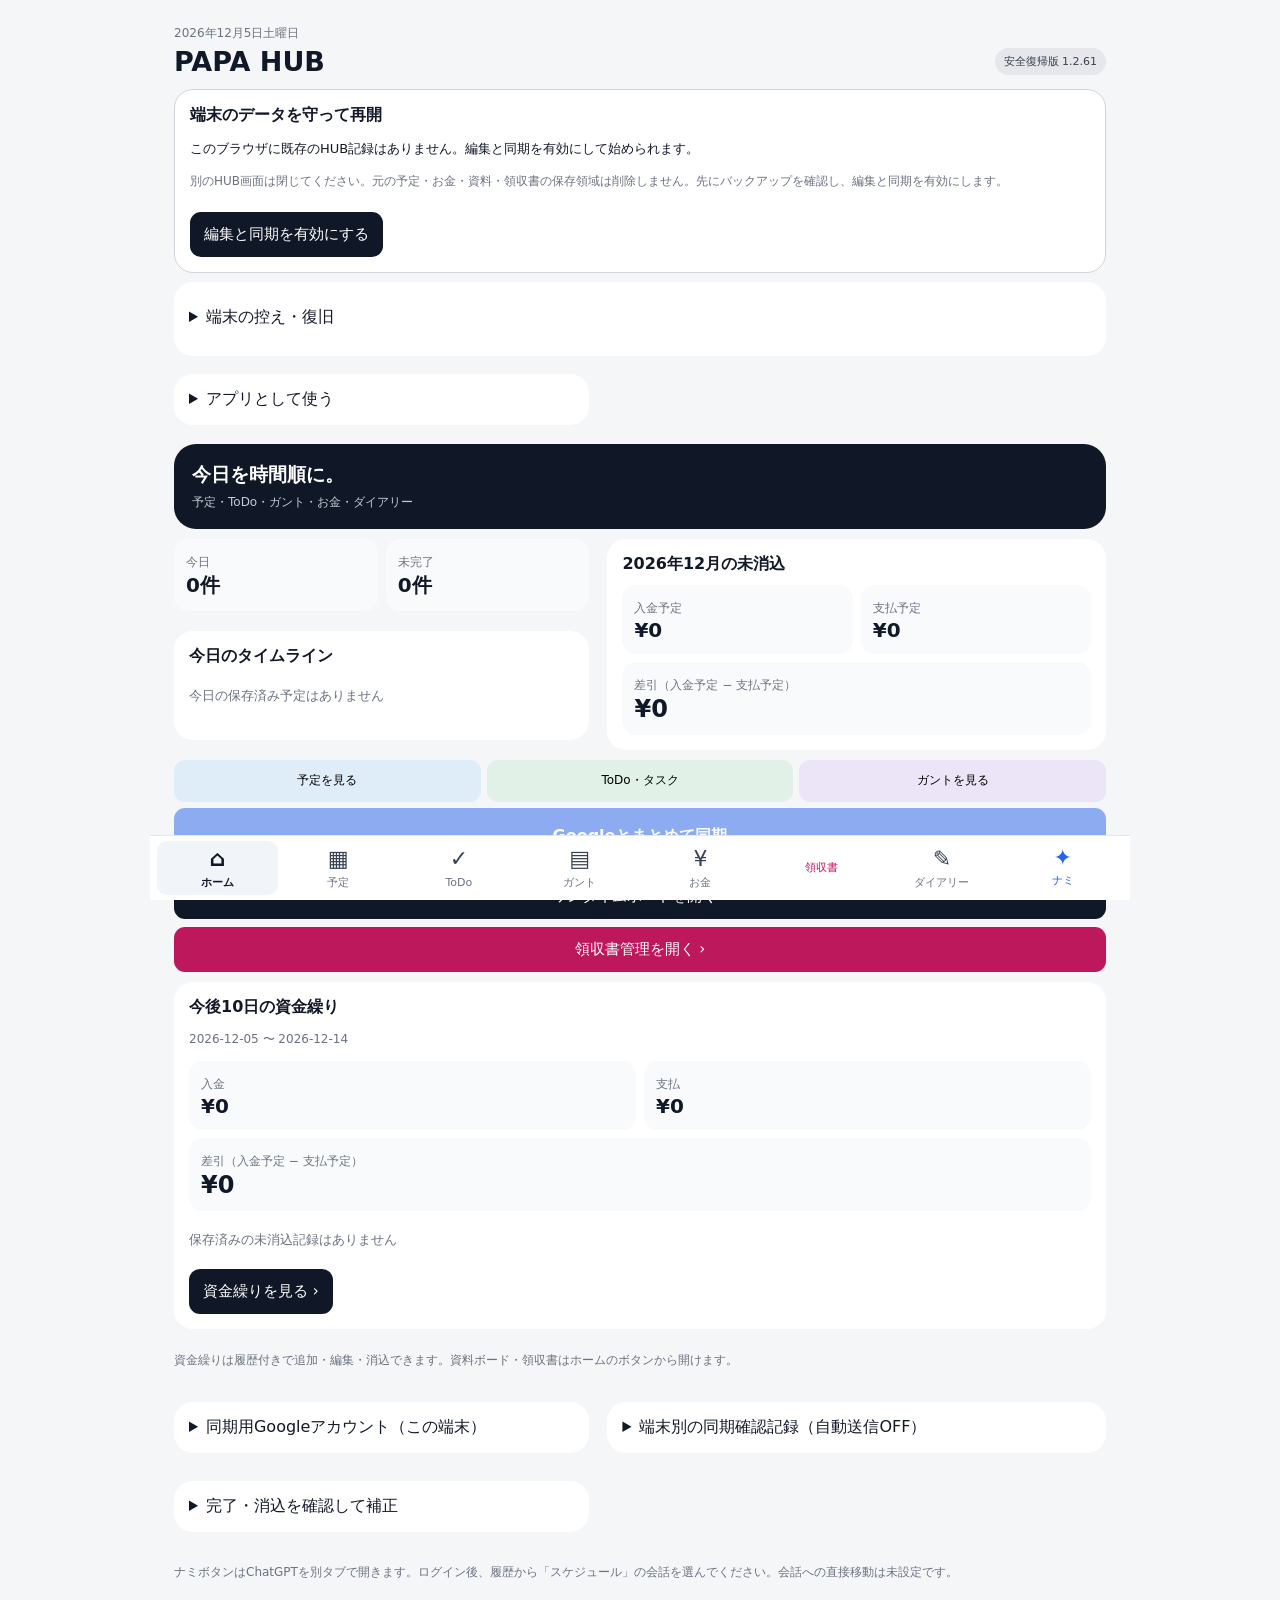
<file: index.html>
<!doctype html>
<html lang="ja"><head><meta charset="utf-8"><meta name="viewport" content="width=device-width,initial-scale=1,viewport-fit=cover"><meta name="theme-color" content="#111827"><meta name="referrer" content="no-referrer"><meta http-equiv="Content-Security-Policy" content="default-src 'self'; script-src 'self' 'wasm-unsafe-eval' https://accounts.google.com https://cdn.jsdelivr.net; worker-src 'self' blob: https://cdn.jsdelivr.net; style-src 'self' 'unsafe-inline' https://accounts.google.com; connect-src 'self' https://cdn.jsdelivr.net https://tessdata.projectnaptha.com https://www.googleapis.com https://sheets.googleapis.com https://accounts.google.com; frame-src https://accounts.google.com blob:; img-src 'self' data: blob: https://accounts.google.com; base-uri 'none'; object-src 'none'; form-action 'none'"><title>PAPA HUB</title><meta name="application-name" content="PAPA HUB"><link rel="manifest" href="./manifest.webmanifest"><link rel="icon" type="image/png" sizes="192x192" href="./papa-hub-icon-192.png"><link rel="stylesheet" href="./base.css"><link rel="stylesheet" href="./diary.css"><link rel="stylesheet" href="./hub.css?v=1.2.61"><link rel="stylesheet" href="./hub-features.css?v=1.2.35"><link rel="stylesheet" href="./hub-money-sync.css?v=1.2.61"><script defer src="./hub-app-1.2.61.js"></script></head>
<body><main class="app"><header class="top"><div><div id="hubTodayLabel" class="muted"></div><h1>PAPA HUB</h1></div><span class="badge">安全復帰版 1.2.61</span></header>
<div id="hubIdentityStatus" class="card diary-warning" role="alert" hidden></div>
<section class="card" id="hubGate"><h2>端末のデータを守って再開</h2><p id="hubSafetyStatus" role="status">保存領域を読み取り確認中…</p><p class="muted">別のHUB画面は閉じてください。元の予定・お金・資料・領収書の保存領域は削除しません。先にバックアップを確認し、編集と同期を有効にします。</p><div id="hubBackupSteps" hidden><button id="hubDownload" class="board-action" type="button">1. 安全バックアップを保存</button><label class="file-label">2. 保存したファイルを選んで確認<input id="hubVerify" type="file" accept="application/json,.json" disabled></label><p class="muted">照合はこの端末内だけで行います。ファイルには私的な記録が含まれるため、非公開で保管してください。このバックアップには資料・領収書の画像と保存キーも含めます。元の保存領域は保持します。</p></div><button id="hubContinue" class="board-action" disabled>編集と同期を有効にする</button></section>
<nav class="hub-nav" aria-label="HUBメニュー"><button aria-label="ホーム" data-panel="home" aria-pressed="true">ホーム</button><button aria-label="予定" data-panel="calendar" aria-pressed="false">予定</button><button aria-label="ToDo・タスク" data-panel="work" aria-pressed="false">ToDo</button><button aria-label="ガント" data-panel="gantt" aria-pressed="false">ガント</button><button aria-label="お金" data-panel="money" aria-pressed="false">お金</button><button aria-label="領収書" data-panel="receipts" aria-pressed="false">領収書</button><button aria-label="ダイアリー" data-panel="diary" aria-pressed="false">ダイアリー</button><a id="hubNamiLink" class="hub-nami-link" href="https://chatgpt.com/" target="_blank" rel="noopener noreferrer" referrerpolicy="no-referrer" aria-label="ナミ（ChatGPTを別タブで開く）" aria-describedby="hubNamiHelp">ナミ</a></nav>
<p id="hubStatus" role="status" aria-live="polite"></p><div id="hubSyncAllStatus" class="card" role="status" aria-live="polite" hidden></div>
<section id="home" class="panel"><details class="card" id="hubInstallHelp"><summary>アプリとして使う</summary><p class="muted">Chromeのメニューからインストールできない場合は、ここで確認できます。旧HUBや保存データの削除は不要です。</p><button type="button" id="hubInstall" class="board-action" disabled>PAPA HUBをインストール</button><p id="hubInstallStatus" role="status" aria-live="polite">この画面ではまだインストールを開始できません。ショートカットから引き続き使えます。</p></details><div class="home-hero"><b>今日を時間順に。</b><p>予定・ToDo・ガント・お金・ダイアリー</p></div><div class="home-summary"><div class="home-metric"><span class="muted">今日</span><b id="homeTodayCount">0件</b></div><div class="home-metric"><span class="muted">未完了</span><b id="homeWorkCount">0件</b></div></div><div class="home-links"><button type="button" data-home-go="calendar">予定を見る</button><button type="button" data-home-go="work">ToDo・タスク</button><button type="button" data-home-go="gantt">ガントを見る</button><button id="hubSyncAllHome" type="button" data-sync-all data-write disabled>Googleとまとめて同期</button></div><div id="homeMonthCard" class="card"><h2 id="homeMoneyTitle">今月の未消込</h2><div class="home-summary"><div class="home-metric"><span class="muted">入金予定</span><b id="homeMonthIncome"></b></div><div class="home-metric"><span class="muted">支払予定</span><b id="homeMonthPayment"></b></div></div><div class="home-metric home-net"><span class="muted">差引（入金予定 − 支払予定）</span><b id="homeMonthNet"></b></div><p id="homeMonthNotice" class="muted"></p></div><div id="homeTimelineCard" class="card"><h2>今日のタイムライン</h2><div id="homeTodayRows"></div></div><div id="homeCashCard" class="card"><h2>今後10日の資金繰り</h2><p id="homeCashPeriod" class="muted"></p><div class="home-summary"><div class="home-metric"><span class="muted">入金</span><b id="homeAheadIncome"></b></div><div class="home-metric"><span class="muted">支払</span><b id="homeAheadPayment"></b></div></div><div class="home-metric home-net"><span class="muted">差引（入金予定 − 支払予定）</span><b id="homeAheadNet"></b></div><p id="homeAheadNotice" class="muted"></p><div id="homeCashRows"></div><div id="homeNextCash" hidden><h3>10日間の直後にある次の予定</h3><div id="homeNextRows"></div></div><button type="button" class="board-action" data-home-go="money">資金繰りを見る ›</button></div><p id="homeDataNotice" class="muted"></p><p class="muted">資金繰りは履歴付きで追加・編集・消込できます。資料ボード・領収書はホームのボタンから開けます。</p><details class="card" id="hubGoogleAccountSettings"><summary>同期用Googleアカウント（この端末）</summary><p>初回は本人のGoogleアカウントの正式なメールアドレスを入力し、確認して保存してください。未設定・不一致・本人確認に失敗した場合は同期を停止します。別名アドレスでは照合できない場合があります。</p><label>本人のGoogleメールアドレス<input id="hubGoogleAccountEmail" type="email" maxlength="254" required autocomplete="off"></label><button id="hubGoogleAccountSave" type="button" data-write disabled>本人設定を確認して保存・変更</button><button id="hubGoogleAccountSelect" type="button" data-write disabled>Googleアカウントを選び直す</button><p id="hubGoogleAccountStatus" role="status" aria-live="polite"></p><p class="muted">設定はこの端末だけに保存します。設定変更では既存の同期先やデータを移動しません。初回許可やGoogleの接続状態によって確認画面が出る場合があります。</p></details><details class="card" id="hubProofSettings"><summary>端末別の同期確認記録（自動送信OFF）</summary><p class="muted">確認記録は予定ID・更新版・ダイアリーの履歴番号・保存と読み戻しの結果だけを端末に保存します。本文・写真・金銭明細・認証情報は含めません。Google版の独立照合と画面表示は未確認として扱います。</p><p>Flip8では1件の送信テスト後、別の了承操作で継続送信を設定できます。初期設定はOFFです。Fold8の送信はまだ行いません。</p><label>この端末<select id="hubProofDevice"><option value="">選択してください</option><option>Flip8</option><option>Fold8</option></select></label><button id="hubProofRegister" type="button" data-write disabled>この端末を登録</button><p id="hubProofDeviceStatus" style="overflow-wrap:anywhere"></p><p id="hubProofStatus" role="status" aria-live="polite"></p><div id="hubProofContinuous"><h3>Flip8の継続送信</h3><p>初期設定はOFFです。了承後のまとめ同期ごとに確認記録を1件保存します。以前の記録は書き換えません。通信・接続に失敗した記録は端末に残します。アプリを閉じている間は送信しません。</p><p id="hubProofContinuousState" role="status">自動送信OFF</p><button type="button" id="hubProofContinuousReview" data-write disabled>送信内容を確認して設定</button><button type="button" id="hubProofContinuousOff" data-write disabled>継続送信をOFFにする</button></div><div id="hubProofRows"></div></details><details class="card" id="hubRecoveryCard"><summary>完了・消込を確認して補正</summary><p class="muted">以前の記録を巻き戻さず、本人が確認した項目だけを補正します。Googleは変更しません。実施日不明の作業には今日の日付を付けません。</p><label>ナミから受け取った補正ファイル<input id="hubRecoveryFile" type="file" accept="application/json,.json" data-write disabled></label><details><summary>ファイルを選べない場合（貼り付け）</summary><label>ナミから受け取った補正内容<textarea id="hubRecoveryText" rows="4" maxlength="100000" placeholder="会話からコピーした補正内容を貼り付けてください"></textarea></label><button type="button" id="hubRecoveryPaste" data-write disabled>貼り付けた内容を確認</button></details><div id="hubRecoveryPreview"></div><button id="hubRecoveryApply" class="board-action" type="button" data-write data-unverified="true" disabled>確認した項目を端末に保存</button><p id="hubRecoveryStatus" role="status" aria-live="polite"></p></details><p id="hubNamiHelp" class="muted">ナミボタンはChatGPTを別タブで開きます。ログイン後、履歴から「スケジュール」の会話を選んでください。会話への直接移動は未設定です。</p></section>
<section id="gantt" class="panel" hidden><div class="card"><h2>プロジェクト・ガント</h2><p class="muted">今日から14日間の未完了の予定・ToDoを表示します。閲覧専用です。</p><label>分類<select id="hubGanttProject"><option value="all">すべて</option><option>TOSHI</option><option>CPG</option><option>TASK</option><option>Trip</option><option>GOLF</option><option>誕生日</option></select></label><div class="hub-gantt-legend" aria-label="分類の色"><span data-project="TOSHI">TOSHI</span><span data-project="CPG">CPG</span><span data-project="TASK">TASK</span><span data-project="Trip">Trip</span><span data-project="GOLF">GOLF</span><span data-project="誕生日">誕生日</span></div><p id="hubGanttPeriod" class="muted"></p><p id="hubGanttNotice" class="muted"></p><p class="muted">横にスクロールできます。期限未設定のToDoは、実施予定日があればその日だけ表示し、期限は補いません。期限のないタスクはToDo・タスク画面で確認できます。</p><div class="hub-gantt-scroll" role="region" aria-label="14日間のガントチャート。横にスクロールできます" tabindex="0"><table id="hubGanttTable" class="hub-gantt-table"></table></div><p id="hubGanttEmpty" class="empty" hidden>今後14日間に表示する未完了の予定・ToDoはありません。</p></div></section>
<section id="calendar" class="panel" hidden>
<div class="card calendar-sync-card"><h2>Googleカレンダー</h2><div class="actions"><button id="hubSyncAllCalendar" class="board-action" data-sync-all data-write disabled>Googleとまとめて同期</button></div><p class="muted">予定・ToDo・ダイアリーを同期します。領収書は別の操作です。</p><details><summary>同期する期間・接続状況</summary><button id="hubSync" class="board-action" data-write disabled>予定・ToDoだけ同期</button><div class="twocol"><label>取得開始日<input id="hubSyncFrom" type="date"></label><label>取得終了日（含む）<input id="hubSyncTo" type="date"></label></div><p class="muted">保存済みの予定は通信が失敗しても残ります。新しい作業は各行の「Googleへ登録」で送信できます。</p></details><button id="hubSyncNewWorkJump" type="button" hidden>同期で追加された作業を見る</button><p id="hubSyncStatus" class="muted" role="status"></p></div>
<div id="hubCalendarMainCard" class="card calendar-main-card"><div class="viewtoggle" role="group" aria-label="予定の表示"><button type="button" id="hubMonthView" aria-pressed="true">月</button><button type="button" id="hubWeekView" aria-pressed="false">週</button><button type="button" id="hubDayView" aria-pressed="false">日</button></div><div class="calhead calendar-period"><button id="hubPrev" type="button" aria-label="前の期間">‹</button><h2 id="hubPeriod" role="status" aria-live="polite"></h2><button type="button" id="hubToday">今日</button><button id="hubNext" type="button" aria-label="次の期間">›</button></div><details class="calendar-month-picker"><summary>年月を選ぶ</summary><div class="month-jump"><label>年<select id="hubYear" aria-label="表示する年"></select></label><label>月<select id="hubMonthNumber" aria-label="表示する月"></select></label></div></details><input id="hubMonth" type="month" hidden><select id="hubView" aria-label="表示期間" hidden><option value="month">月間</option><option value="week">週間</option><option value="day">日間</option></select><p class="muted calendar-swipe-hint">左右にスワイプして前後へ移動</p><p id="hubHolidayNotice" class="muted"></p><div id="hubCalendar"></div></div>
<div id="hubCalendarSelectedCard" class="card calendar-selected-card"><div class="calhead"><h2 id="hubSelectedTitle"></h2><button type="button" id="hubNewEvent" data-write disabled>＋予定</button></div><div id="hubSelectedRows"></div></div></section>
<section id="work" class="panel" hidden><div class="tabs hub-work-tabs" aria-label="作業の期間"><button type="button" data-period="all" aria-pressed="true">すべて</button><button type="button" data-period="today" aria-pressed="false">今日</button><button type="button" data-period="week" aria-pressed="false" title="今日から7日後まで">今週</button><button type="button" data-period="none" aria-pressed="false">期限なし</button></div><div class="card"><div class="calhead"><h2>ToDo・タスク</h2><button id="hubNewWork" data-write disabled>＋追加</button></div><div class="twocol"><select id="hubWorkFilter" aria-label="作業の種類"><option value="all">すべて</option><option value="todo">ToDo</option><option value="task">タスク</option></select><select id="hubDoneFilter" aria-label="完了状態"><option value="open">未完了</option><option value="all">完了を含む</option><option value="done">完了のみ</option></select></div><p class="muted">今日が先頭。その後は日付が近い順。期限なしは開始日で並びます。</p><div id="hubNewWorkNotice" class="hub-new-work-notice" hidden><span id="hubNewWorkCount" role="status"></span><button id="hubNewWorkJump" type="button">追加・同期した作業へ移動</button></div><p id="hubWorkPeriodNotice" class="muted"></p><div id="hubWorkRows"></div><details><summary>作業の種類について</summary><p class="muted">ToDoは期限のある作業、タスクは期限のない作業です。予定の日付を期限として補いません。</p></details></div></section>
<section id="money" class="panel" hidden><div class="card"><h2>保存済みのお金</h2><p class="muted">以前の入出金記録を読み取り表示します。自動補完・一括修正はしません。元の入出金は保持し、追加・編集・消込は保護領域に履歴付きで保存します。</p><label>対象月<input id="hubMoneyMonth" type="month"></label><div id="hubMoneyRows"></div></div></section>
<p id="diaryLocked" class="card" hidden>ダイアリーの編集と同期は、上の安全バックアップを確認すると使えます。</p>
<section id="diary" class="panel" hidden>
 <div class="card diary-intro"><h2>ダイアリー・振り返り</h2><div class="actions"><button type="button" id="hubSyncAllDiary" class="save" data-sync-all data-write disabled>Googleとまとめて同期</button></div><p class="muted">一言でも、過去の思い出でも。ダイアリーと編集履歴をこの端末に保存します。</p><p id="diaryState" class="diary-state" role="status" aria-live="polite">保存領域を確認中…</p></div>
 <div class="card"><details id="diaryEditor"><summary id="diaryEditorTitle">今日のひとこと</summary>
  <form id="diaryForm"><label>出来事の日付<input type="date" id="diaryDate" required></label><label>タイトル（任意）<input id="diaryTitle" maxlength="300" placeholder="空欄でも保存できます"></label><label>本文<textarea id="diaryBody" maxlength="20000" rows="4" placeholder="今日あったこと、感じたことを一言から"></textarea></label>
  <details id="diaryExtras"><summary>一緒にいた人・ゴルフの振り返り（任意）</summary><label>一緒にいた人<input id="diaryPeople" maxlength="1000" placeholder="本人が話した名前だけ"></label><label>よかった点<textarea id="diaryGolfGood" maxlength="20000" rows="2"></textarea></label><label>反省点<textarea id="diaryGolfImprove" maxlength="20000" rows="2"></textarea></label><label>次回試すこと<textarea id="diaryGolfNext" maxlength="20000" rows="2"></textarea></label></details>
  <p id="diaryEditMeta" class="muted"></p><p id="diaryDraftStatus" class="muted" role="status"></p><button class="board-action" id="diarySave" type="submit">ダイアリーを保存</button><p id="diaryFormStatus" role="status" aria-live="polite"></p>
 </form></details><button type="button" id="diaryNew">新しく書く</button></div>
 <div class="card"><details id="diaryFilters"><summary>ダイアリーを探す</summary><div class="twocol"><label>対象月<input type="month" id="diaryMonth"></label><label>日付順<select id="diaryOrder"><option value="desc">新しい順</option><option value="asc">古い順</option></select></label></div><div class="diary-search"><input type="search" id="diarySearch" aria-label="ダイアリーのキーワード検索" placeholder="思い出・名前・ゴルフなど"><button type="button" id="diaryAllMonths">全期間</button></div></details><p id="diaryCount" class="muted"></p><div id="diaryRows"></div></div>
 <details class="card"><summary>端末間同期・ナミとの連携</summary><button type="button" id="diarySync" class="save">ダイアリーだけ同期</button><p class="muted">同じ非公開台帳を各端末で設定し「Googleでダイアリーを同期」を押してください。ダイアリーは端末にも残り、編集履歴は上書きしません。Googleカレンダーの同期とは別です。</p><label>自分のダイアリー台帳URL<input type="url" id="diarySheetUrl" placeholder="https://docs.google.com/spreadsheets/d/…/edit" autocomplete="off"></label><div class="actions"><button type="button" id="diarySetSheet">台帳を設定</button></div><div class="actions"><button type="button" id="diaryOpenSheet">台帳を開く</button><button type="button" id="diaryDisconnect">Google接続を解除</button></div><p class="muted">ナミから追加・読み返すには、この台帳URLを会話で伝えてください。ナミが追加して読み取りを確認した後、HUBで同期すると届きます。未同期の端末内ダイアリーにはナミはアクセスできません。ダイアリーごとの「ナミへコピー」は手動共有用です。</p></details>
 <details class="card"><summary>バックアップ・復元</summary><p class="muted">ダイアリーと全編集履歴をJSONで保存します。復元は今ある記録に追加・照合し、上書きや削除をしません。バックアップには本文や名前が含まれます。</p><button type="button" id="diaryBackup" class="board-action">ダイアリーをバックアップ</button><label>バックアップから復元<input type="file" id="diaryRestore" accept="application/json,.json"></label><p id="diaryBackupStatus" role="status"></p></details>
</section><button id="hubQuickAdd" class="hub-plus" type="button" aria-label="予定を追加" data-write disabled hidden>＋</button></main><dialog id="hubEditor"><form id="hubForm"><div class="calhead"><h2 id="hubEditorTitle">追加</h2><button id="hubClose" type="button" aria-label="閉じる">閉じる</button></div><label>種類<select id="hubType"><option value="event">予定</option><option value="todo">ToDo（期限あり）</option><option value="task">タスク（期限なし）</option></select></label><label>件名<input id="hubTitle" maxlength="300" required></label><label>分類<select id="hubProject"><option>TOSHI</option><option>CPG</option><option>TASK</option><option>Trip</option><option>GOLF</option></select></label><div id="hubEventFields"><div class="twocol"><label>開始日<input id="hubDate" type="date"></label><label>終了日<input id="hubEndDate" type="date"></label></div><label class="allrow"><input id="hubAllDay" type="checkbox">終日</label><div id="hubEventTimes" class="twocol"><label>開始時刻<input id="hubTime" type="time"></label><label>終了時刻<input id="hubEndTime" type="time"></label></div></div><div id="hubTodoFields"><div class="twocol"><label>開始日（任意）<input id="hubTodoStart" type="date"></label><label id="hubDeadlineField">期限日（ToDo・必須）<input id="hubDeadline" type="date"></label></div><label>期限時刻（任意）<input id="hubDeadlineTime" type="time"></label></div><label id="hubScheduleField">実施予定日（任意・期限ではありません）<input id="hubScheduled" type="date"></label><p id="hubEditNotice" class="muted"></p><p class="muted">まずこの端末へ保存します。Googleへの登録は作業の行から選べます。</p><p id="hubFormStatus" role="status"></p><button id="hubSave" class="board-action" type="submit">端末へ保存</button></form></dialog><dialog id="hubProofTestDialog" style="max-width:520px;width:calc(100% - 32px);box-sizing:border-box"><form id="hubProofTestForm"><h2>Flip8の確認記録を1件送る</h2><p id="hubProofTestTarget" style="overflow-wrap:anywhere"></p><p>送信するもの：端末名・識別番号、アプリ版、同期番号・時刻、予定と台帳のID・更新版・ダイアリーの履歴番号、取得・保存・読み戻しの結果。</p><p>本文・写真・金銭明細・認証情報は送信しません。</p><p>保存先：接続する本人のGoogleアカウントのマイドライブ内の非公開「PAPA HUB 同期確認」フォルダ。初回は新規作成します。共有リンクは作りません。</p><p>追加する権限：HUBが作成したファイル、または本人がHUBに許可したファイルを扱う権限（drive.file）。Drive全体のアクセス権限は求めません。</p><p>自動送信はOFFのままです。送信後もGoogle最新版との一致・画面表示・ナミの読取りは未確認です。</p><details><summary>送信する確認記録の全文</summary><pre id="hubProofTestJson" style="white-space:pre-wrap;overflow-wrap:anywhere"></pre></details><label class="allrow"><input type="checkbox" id="hubProofTestAgree">保存先・権限・この1件の送信テストを了承します</label><p id="hubProofTestStatus" role="status" aria-live="polite"></p><div class="actions"><button type="button" id="hubProofTestCancel">閉じる</button><button type="submit" id="hubProofTestSend" data-write data-unverified="true" disabled>この1件の送信テストを開始</button></div></form></dialog><dialog id="hubProofContinuousDialog" style="max-width:520px;width:calc(100% - 32px);box-sizing:border-box"><form id="hubProofContinuousForm"><h2>このFlip8の継続送信</h2><p>送信するもの：端末名・識別番号、アプリ版、同期番号・時刻、予定ID・更新版、ダイアリー台帳ID・履歴番号、取得・保存・読み戻しの成否。本文・写真・金額・認証情報は記録に含めません。</p><p>保存先：本人の非公開「PAPA HUB 同期確認」フォルダ。既存のdrive.file権限を使い、Drive全体の権限は追加しません。接続時に同じ権限の確認画面が出る場合があります。</p><p>有効にした後の「Googleとまとめて同期」ごとに、このFlip8の記録を1件送ります。部分失敗の記録も成否を明記して保存します。過去分は自動送信しません。通信・接続の失敗時は記録を端末に残し、再送ボタンから同じ記録を送れます。アプリ起動だけや、閉じている間には送信しません。</p><p>ナミの読取り、Google最新版との一致、画面表示は別確認のままです。Fold8にはこの設定を共有しません。OFFにすると新しい送信を止めます。すでに送信した記録は削除しません。</p><label class="allrow"><input id="hubProofContinuousAgree" type="checkbox">ナミがFlip8のテスト記録を読めたことを確認済みで、この端末の継続送信を了承します</label><p id="hubProofContinuousStatus" role="status"></p><div class="actions"><button id="hubProofContinuousCancel" type="button">閉じる</button><button id="hubProofContinuousEnable" type="submit" data-write data-unverified="true" disabled>このFlip8だけ継続送信をONにする</button></div></form></dialog></body></html>
</file>
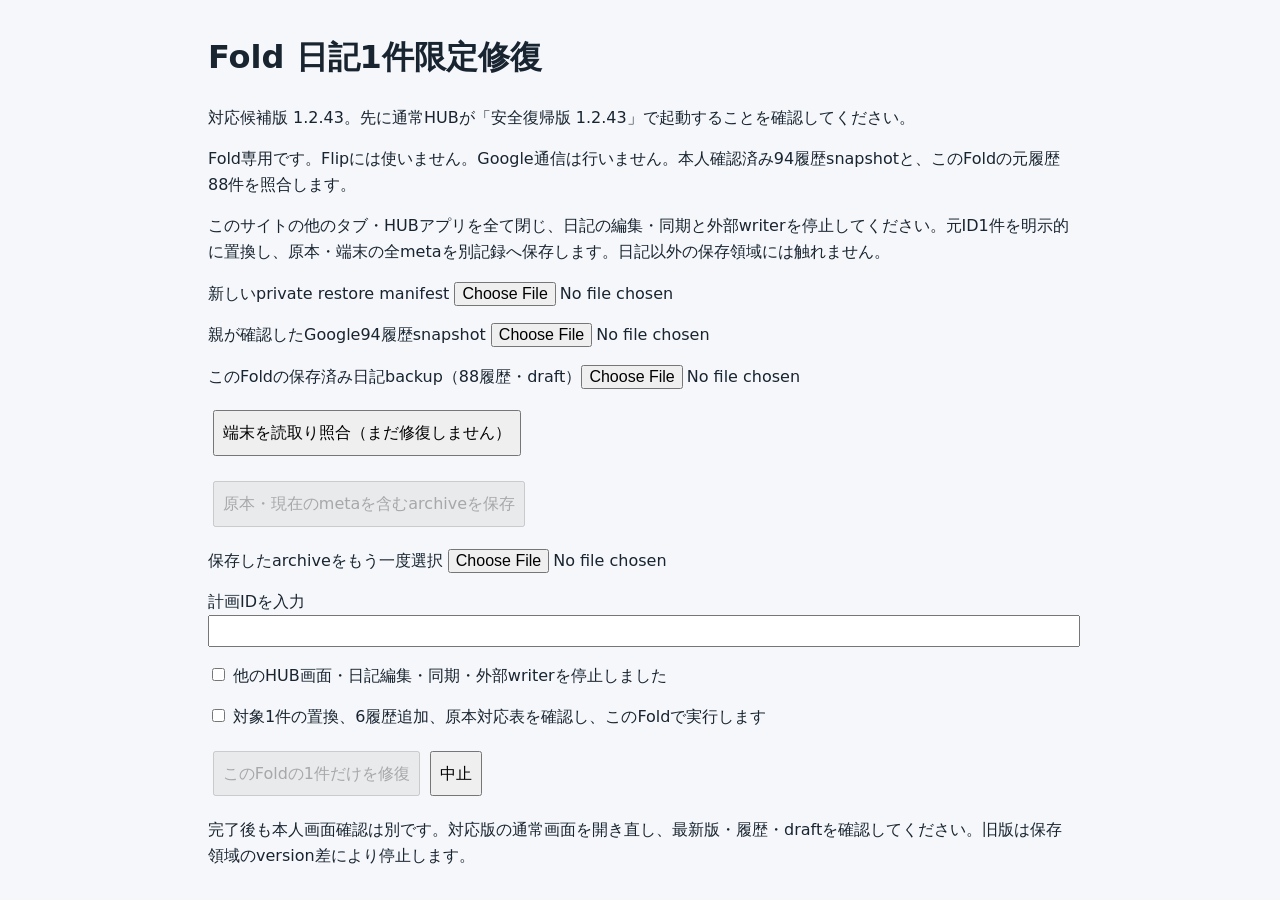
<file: tools/diary-local-repair/index.html>
<!doctype html><html lang="ja"><meta charset="utf-8">
<meta http-equiv="Content-Security-Policy" content="default-src 'none'; script-src 'self'; style-src 'self'; worker-src 'self'; connect-src 'none'; object-src 'none'; base-uri 'none'; form-action 'none'">
<meta name="viewport" content="width=device-width,initial-scale=1"><title>Fold 日記1件限定修復</title>
<link rel="stylesheet" href="../diary-repair/style.css?v=1.2.43">
<main><h1>Fold 日記1件限定修復</h1><p>対応候補版 1.2.43。先に通常HUBが「安全復帰版 1.2.43」で起動することを確認してください。</p>
<p>Fold専用です。Flipには使いません。Google通信は行いません。本人確認済み94履歴snapshotと、このFoldの元履歴88件を照合します。</p>
<p>このサイトの他のタブ・HUBアプリを全て閉じ、日記の編集・同期と外部writerを停止してください。元ID1件を明示的に置換し、原本・端末の全metaを別記録へ保存します。日記以外の保存領域には触れません。</p>
<label>新しいprivate restore manifest <input id="manifest" type="file" accept=".json"></label>
<label>親が確認したGoogle94履歴snapshot <input id="google" type="file" accept=".json"></label>
<label>このFoldの保存済み日記backup（88履歴・draft）<input id="backup" type="file" accept=".json"></label>
<button id="inspect">端末を読取り照合（まだ修復しません）</button>
<pre id="status" role="status"></pre>
<button id="download" disabled>原本・現在のmetaを含むarchiveを保存</button>
<label>保存したarchiveをもう一度選択 <input id="archive" type="file" accept=".json"></label>
<label>計画IDを入力 <input id="confirmation" autocomplete="off"></label>
<label><input id="stopped" type="checkbox"> 他のHUB画面・日記編集・同期・外部writerを停止しました</label>
<label><input id="approved" type="checkbox"> 対象1件の置換、6履歴追加、原本対応表を確認し、このFoldで実行します</label>
<button id="apply" disabled>このFoldの1件だけを修復</button><button id="cancel">中止</button>
<p>完了後も本人画面確認は別です。対応版の通常画面を開き直し、最新版・履歴・draftを確認してください。旧版は保存領域のversion差により停止します。</p>
</main><script src="../../diary-core.js?v=1.2.43"></script><script src="../../diary-repair.js?v=1.2.43"></script><script src="../../diary-local-repair.js?v=1.2.43"></script><script src="ui.js?v=1.2.43"></script></html>
</file>
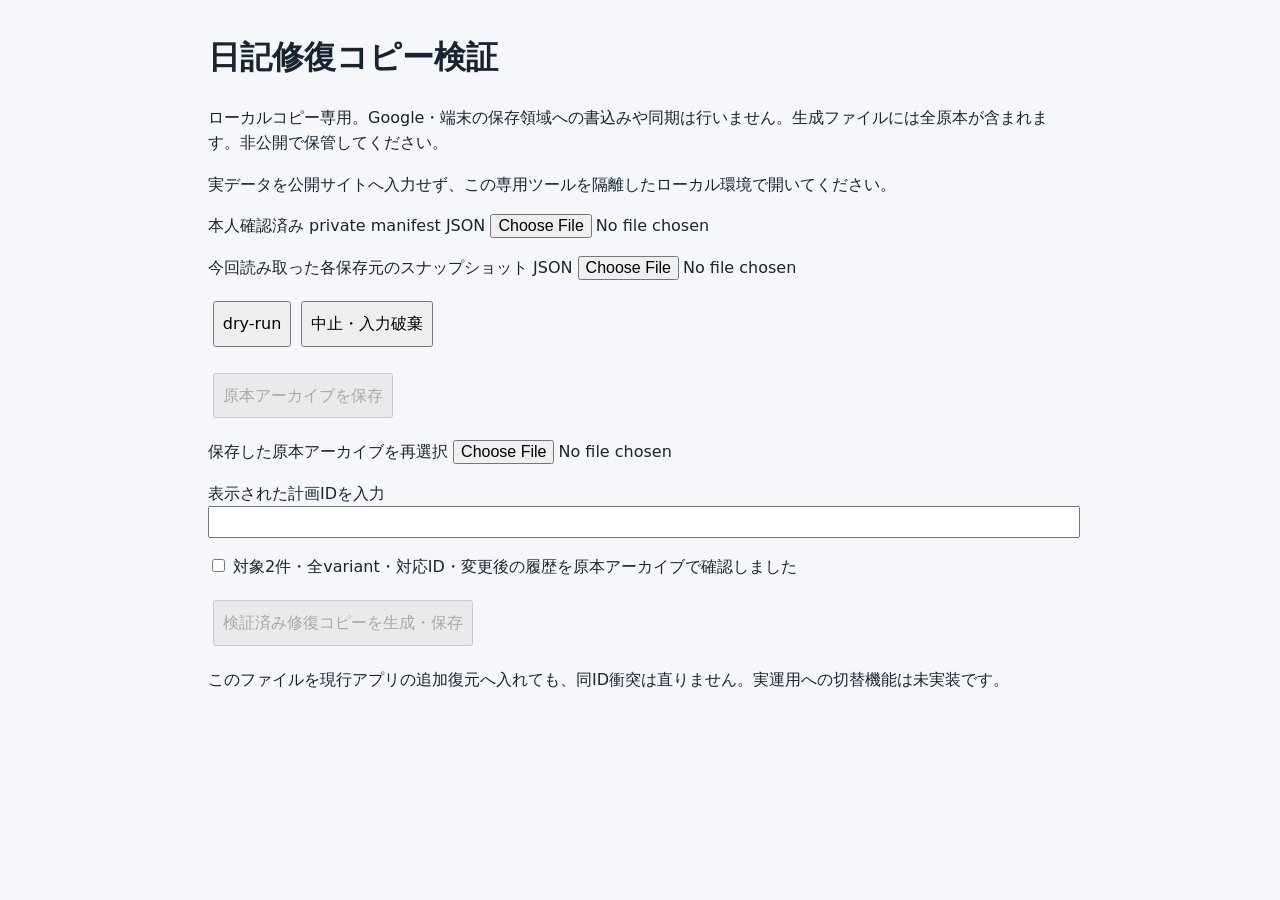
<file: tools/diary-repair/index.html>
<!doctype html>
<html lang="ja"><meta charset="utf-8">
<meta http-equiv="Content-Security-Policy" content="default-src 'none'; script-src 'self'; style-src 'self'; connect-src 'none'; img-src 'none'; object-src 'none'; base-uri 'none'; form-action 'none'">
<meta name="viewport" content="width=device-width,initial-scale=1">
<title>日記修復コピー検証</title><link rel="stylesheet" href="style.css">
<main><h1>日記修復コピー検証</h1>
<p>ローカルコピー専用。Google・端末の保存領域への書込みや同期は行いません。生成ファイルには全原本が含まれます。非公開で保管してください。</p>
<p>実データを公開サイトへ入力せず、この専用ツールを隔離したローカル環境で開いてください。</p>
<label>本人確認済み private manifest JSON <input id="manifest" type="file" accept=".json"></label>
<label>今回読み取った各保存元のスナップショット JSON <input id="current" type="file" accept=".json"></label>
<button id="dry">dry-run</button><button id="cancel">中止・入力破棄</button>
<pre id="summary" role="status"></pre>
<button id="backup" disabled>原本アーカイブを保存</button>
<label>保存した原本アーカイブを再選択 <input id="readback" type="file" accept=".json"></label>
<label>表示された計画IDを入力 <input id="confirmation" autocomplete="off"></label>
<label><input id="review" type="checkbox"> 対象2件・全variant・対応ID・変更後の履歴を原本アーカイブで確認しました</label>
<button id="execute" disabled>検証済み修復コピーを生成・保存</button>
<p>このファイルを現行アプリの追加復元へ入れても、同ID衝突は直りません。実運用への切替機能は未実装です。</p>
</main><script src="../../diary-core.js"></script><script src="../../diary-repair.js"></script><script src="ui.js"></script></html>
</file>
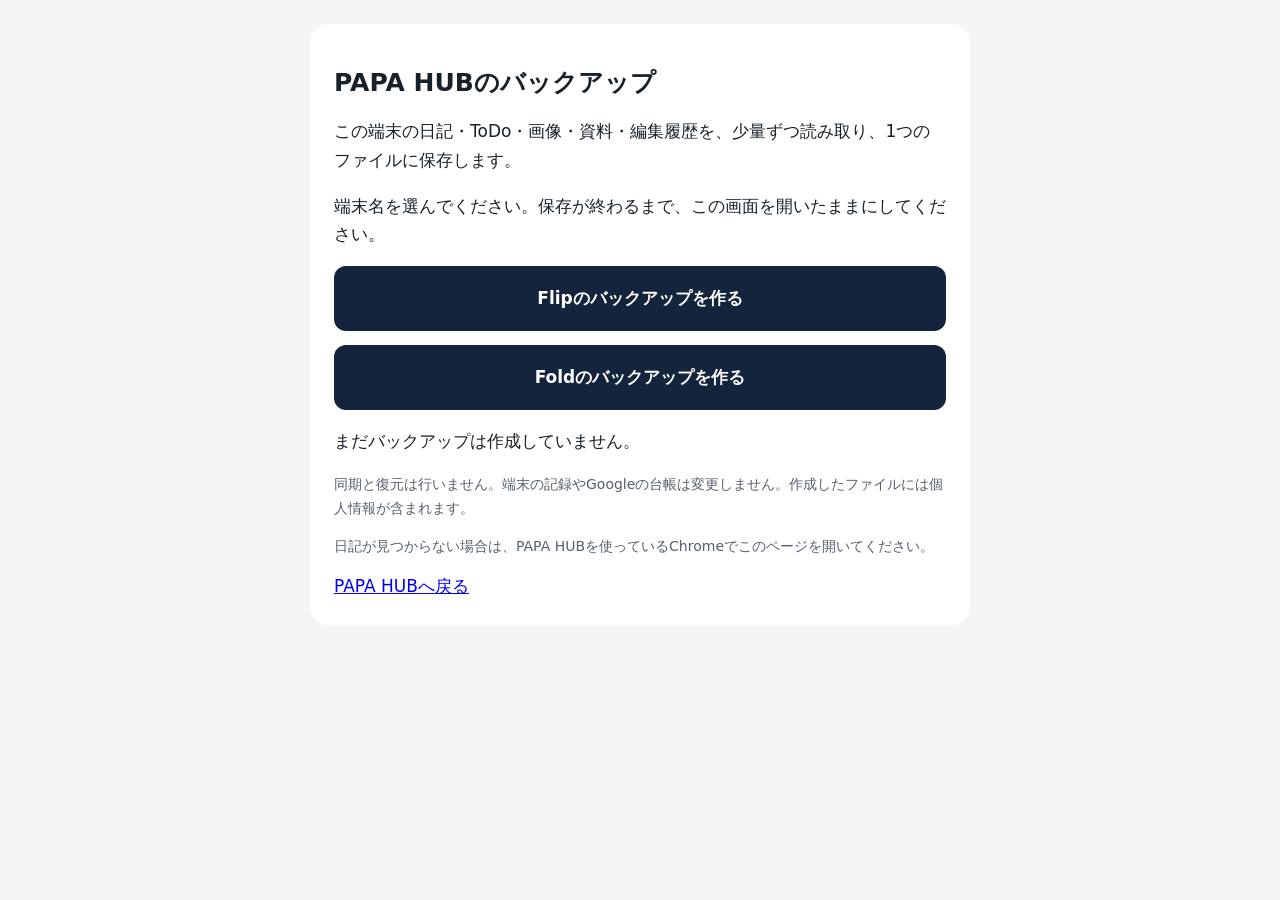
<file: backup.html>
<!doctype html>
<html lang="ja"><head><meta charset="utf-8"><meta name="viewport" content="width=device-width,initial-scale=1"><meta name="referrer" content="no-referrer"><meta http-equiv="Content-Security-Policy" content="default-src 'none'; script-src 'self'; style-src 'self'; connect-src 'none'; object-src 'none'; base-uri 'none'; form-action 'none'"><title>PAPA HUB バックアップ専用</title><link rel="stylesheet" href="backup.css"><script src="backup.js" defer></script></head>
<body><main><h1>PAPA HUBのバックアップ</h1><p>この端末の日記・ToDo・画像・資料・編集履歴を、少量ずつ読み取り、1つのファイルに保存します。</p><p>端末名を選んでください。保存が終わるまで、この画面を開いたままにしてください。</p><div class="actions"><button id="flip" type="button">Flipのバックアップを作る</button><button id="fold" type="button">Foldのバックアップを作る</button></div><p id="progress" role="status" aria-live="polite">まだバックアップは作成していません。</p><p id="summary"></p><a id="download" hidden>バックアップを保存する</a><p id="saveNote" hidden>保存後、ダウンロードにファイルがあることを確認してください。このページの完了表示はファイル作成までです。</p><p class="note">同期と復元は行いません。端末の記録やGoogleの台帳は変更しません。作成したファイルには個人情報が含まれます。</p><p class="note">日記が見つからない場合は、PAPA HUBを使っているChromeでこのページを開いてください。</p><a href="./">PAPA HUBへ戻る</a></main></body></html>
</file>
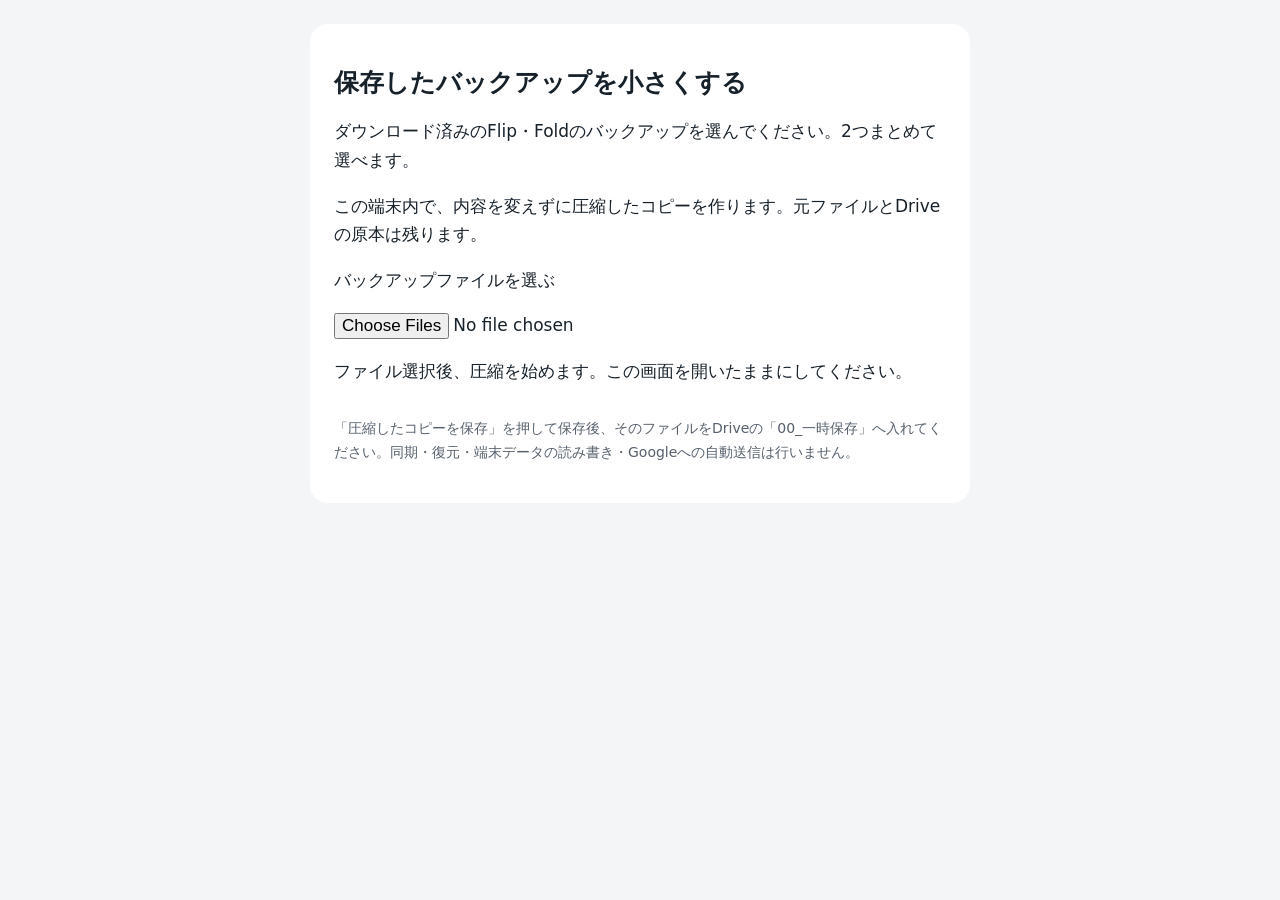
<file: compress.html>
<!doctype html>
<html lang="ja"><head><meta charset="utf-8"><meta name="viewport" content="width=device-width,initial-scale=1"><meta name="referrer" content="no-referrer"><meta http-equiv="Content-Security-Policy" content="default-src 'none'; script-src 'self'; style-src 'self'; connect-src 'none'; object-src 'none'; base-uri 'none'; form-action 'none'"><title>PAPA HUB 保存済みバックアップの圧縮</title><link rel="stylesheet" href="backup.css"><link rel="stylesheet" href="compress.css"><script src="compress.js" defer></script></head>
<body><main><h1>保存したバックアップを小さくする</h1><p>ダウンロード済みのFlip・Foldのバックアップを選んでください。2つまとめて選べます。</p><p>この端末内で、内容を変えずに圧縮したコピーを作ります。元ファイルとDriveの原本は残ります。</p><label for="files">バックアップファイルを選ぶ</label><input id="files" type="file" accept="application/json,.json" multiple><p id="progress" role="status" aria-live="polite">ファイル選択後、圧縮を始めます。この画面を開いたままにしてください。</p><div id="results" class="actions"></div><p class="note">「圧縮したコピーを保存」を押して保存後、そのファイルをDriveの「00_一時保存」へ入れてください。同期・復元・端末データの読み書き・Googleへの自動送信は行いません。</p></main></body></html>
</file>
<file: base.css>
*{box-sizing:border-box}body{margin:0;background:#f5f6f8;color:#111827;font-family:system-ui,-apple-system,"Noto Sans JP",sans-serif}.app{max-width:620px;margin:auto;padding:18px 14px 60px}.top{display:flex;justify-content:space-between;align-items:center;gap:10px}h1{font-size:25px;margin:3px 0 12px}.badge{background:#ede9fe;color:#5b21b6;border-radius:999px;padding:6px 9px;font-size:11px;white-space:nowrap}.muted{font-size:12px;color:#6b7280;line-height:1.6}.card{background:#fff;border-radius:19px;padding:15px;margin:9px 0}.card h2{font-size:16px;margin:0 0 10px}.calhead{display:flex;justify-content:space-between;align-items:center;gap:8px}.calhead button{border:0;background:#f3f4f6;border-radius:10px;padding:9px 11px}.actions{display:flex;gap:8px;margin-top:8px}.actions button{flex:1;border:0;border-radius:11px;padding:13px}.save{background:#101827;color:#fff}.board-action{border:0;border-radius:11px;background:#101827;color:#fff;padding:13px 14px;font:inherit;font-size:15px;cursor:pointer}input,select,textarea{width:100%;max-width:100%;padding:12px;border:1px solid #d1d5db;border-radius:11px;margin:4px 0;font:inherit;font-size:16px}.twocol{display:grid;grid-template-columns:minmax(0,1fr) minmax(0,1fr);gap:8px}button:disabled{opacity:.5;cursor:wait}button:focus-visible,input:focus-visible,select:focus-visible,textarea:focus-visible,summary:focus-visible{outline:3px solid #7c3aed;outline-offset:3px}.file-label{display:block;margin:14px 0;font-size:14px}#safetyGate p{line-height:1.7;font-size:14px}#safetyStatus{white-space:pre-wrap;overflow-wrap:anywhere}#safetyContinue{margin-top:12px}#safetyDownload{width:100%}[hidden]{display:none!important}@media(max-width:350px){.top{align-items:flex-start;flex-direction:column;gap:0}.twocol{grid-template-columns:1fr}}
</file>
<file: diary.css>
.diary-intro{border-top:4px solid #7c3aed}.diary-state{font-size:13px;line-height:1.6;background:#f5f3ff;border-radius:10px;padding:10px;white-space:pre-wrap;overflow-wrap:anywhere}#diary label{display:block;font-size:13px;color:#4b5563;margin:9px 0}#diary textarea{font-family:inherit;resize:vertical}#diary details>summary{cursor:pointer;font-weight:650;padding:8px 0}#diary .diary-search{display:flex;gap:7px;align-items:center}#diary .diary-search input{min-width:0}#diary button{cursor:pointer}#diary button:disabled{opacity:.5;cursor:wait}.diary-search button{white-space:nowrap;border:0;border-radius:10px;padding:12px 9px;background:#f3f4f6}.diary-entry{border-top:1px solid #e5e7eb;padding:15px 0;overflow-wrap:anywhere}.diary-entry h3{font-size:16px;margin:5px 0}.diary-text{white-space:pre-wrap;line-height:1.7;font-size:14px}.diary-conflict{border-left:4px solid #d97706;padding-left:10px;background:#fffbeb}.diary-buttons{display:flex;gap:6px;flex-wrap:wrap;margin-top:10px}.diary-buttons button{border:0;border-radius:9px;padding:9px 11px;background:#f3f4f6;color:#111827}.diary-buttons .primary{background:#ede9fe;color:#5b21b6}.diary-related-row{padding:8px 0;border-top:1px solid #e5e7eb;font-size:13px;overflow-wrap:anywhere}.diary-history{margin-top:10px;font-size:12px}.diary-history .diary-text{font-size:12px}.diary-warning{color:#92400e;font-size:13px}.diary-task-form{background:#f8fafc;border-radius:12px;padding:12px;margin-top:10px}.diary-task-form .actions{flex-wrap:wrap}#diary .actions button{min-width:0;font-size:13px}#diarySave{width:100%}
</file>
<file: hub.css>
/* Shared HUB presentation and original-layout restoration. */
.app{max-width:520px;padding:18px 14px calc(156px + env(safe-area-inset-bottom))}.top{flex-direction:row;align-items:center;gap:8px}.top h1{font-size:27px;white-space:nowrap}.badge{background:#e5e7eb;color:#374151}.hub-nav{position:fixed;top:auto;bottom:0;left:0;right:0;z-index:10;display:grid;grid-template-columns:repeat(7,minmax(0,1fr));gap:0;max-width:520px;margin:auto;padding:5px 7px calc(5px + env(safe-area-inset-bottom));background:#fff;border-top:1px solid #e5e7eb}.hub-nav button,.hub-nav .hub-nami-link{min-width:0;min-height:54px;font:inherit;font-size:11px;line-height:1.25;white-space:nowrap;border:0;border-radius:10px;padding:4px 2px;background:transparent;color:#6b7280}.hub-nav button::before,.hub-nav .hub-nami-link::before{display:block;font-size:22px;line-height:1.15;margin-bottom:4px;color:#374151}.hub-nav [data-panel=calendar]::before{content:'▦'}.hub-nav [data-panel=work]::before{content:'✓'}.hub-nav [data-panel=diary]::before{content:'✎'}.hub-nav [data-panel=money]::before{content:'¥'}.hub-nav button[aria-pressed=true]{background:#f1f5f9;color:#101827;font-weight:750}.hub-nav button[aria-pressed=true]::before{color:#101827}.hub-plus{position:fixed;right:max(18px,calc((100vw - 520px)/2 + 18px));bottom:calc(82px + env(safe-area-inset-bottom));z-index:9;width:54px;height:54px;min-height:54px;border:0;border-radius:50%;padding:0;background:#101827;color:#fff;font-size:28px;line-height:54px;box-shadow:0 3px 12px #10182724}button{cursor:pointer;font:inherit}#hubStatus,#hubSafetyStatus{white-space:pre-wrap;font-size:13px;line-height:1.55}#hubStatus:empty{display:none}.calendar-toolbar{display:grid;grid-template-columns:36px minmax(64px,1fr) 36px minmax(92px,1.25fr);gap:6px;align-items:stretch}.calendar-toolbar button{min-width:0;min-height:44px;padding:9px 5px;white-space:nowrap;line-height:1.25;flex:initial}.calendar-toolbar #hubView{width:100%;min-width:0;margin:0;padding:8px 7px;font-size:15px}.hub-day{border-top:1px solid #e5e7eb;padding:10px 6px}.hub-day h3{font-size:15px;margin:0 0 7px}#hubCalendar>.hub-day:first-child{background:#fff1f2}#hubCalendar>.hub-day:first-child h3{color:#b91c1c}#hubCalendar>.hub-day:last-child{background:#eff6ff}#hubCalendar>.hub-day:last-child h3{color:#2563eb}.hub-day.today{outline:2px solid #101827;outline-offset:-2px;border-radius:8px}.hub-day.today h3{color:#101827}.hub-row{display:flex;align-items:flex-start;gap:8px;background:#f8fafc;border-radius:8px;padding:9px 8px;margin:5px 0;overflow-wrap:anywhere}.hub-row.done .hub-title{text-decoration:line-through;color:#4b5563}.hub-row-content{flex:1;min-width:0}.hub-title{font-weight:650;font-size:14px;line-height:1.4}.hub-row .muted{color:#4b5563;font-size:11px;line-height:1.55;margin-top:3px}.hub-row button{border:1px solid #d1d5db;background:white;border-radius:8px;min-height:36px;padding:5px 9px}.hub-row .check{width:36px;min-width:36px;height:36px;min-height:36px;border-radius:50%;padding:0}.row-actions{display:flex;gap:7px;flex-wrap:wrap;margin-top:6px}.row-actions a{font-size:12px;color:#2563eb}.row-actions button{font-size:12px}.hub-grid{display:grid;grid-template-columns:repeat(7,minmax(0,1fr));gap:3px}.hub-cell{min-width:0;min-height:82px;border:1px solid #e5e7eb;border-radius:8px;padding:5px;background:#f8fafc;overflow:hidden;text-align:left}.hub-cell.today{border:2px solid #101827}.hub-cell span{display:block;font-size:10px;white-space:nowrap;text-overflow:ellipsis;overflow:hidden}.hub-cell .daynum{font-size:13px;font-weight:750;margin-bottom:5px}.hub-cell.today .daynum{background:#101827;color:white;border-radius:4px;padding-left:2px}.hub-cell.muted-day{opacity:.5}.hub-weekday{text-align:center;font-size:11px;padding:7px}.hub-weekday:first-child{color:#dc2626}.hub-weekday:nth-child(7){color:#2563eb}.hub-row[data-project=TOSHI],.hub-cell span[data-project=TOSHI]{border-left:4px solid #4986e7;background:#edf4ff}.hub-row[data-project=CPG],.hub-cell span[data-project=CPG]{border-left:4px solid #9fe1e7;background:#eafafb}.hub-row[data-project=TASK],.hub-cell span[data-project=TASK]{border-left:4px solid #b3dc6c;background:#f3fae9}.hub-row[data-project=Trip],.hub-cell span[data-project=Trip]{border-left:4px solid #a47ae2;background:#f5effc}.hub-row[data-project=GOLF],.hub-cell span[data-project=GOLF]{border-left:4px solid #42d692;background:#e9f9f1}.hub-row[data-project="誕生日"],.hub-cell span[data-project="誕生日"],.hub-row[data-project=Anniversary],.hub-cell span[data-project=Anniversary]{border-left:4px solid #fad165;background:#fff8e5}.hub-cell span[data-project]{padding:2px;margin-top:3px;border-left-width:3px}.hub-nav button:focus-visible,.hub-plus:focus-visible,button:focus-visible,input:focus-visible,select:focus-visible,textarea:focus-visible,summary:focus-visible{outline-color:#2563eb}dialog{width:min(94vw,520px);max-height:88dvh;overflow:auto;border:0;border-radius:18px;padding:20px}dialog::backdrop{background:#11182788}dialog label{display:block;margin:10px 0;font-size:14px}#hubGate{border:1px solid #d1d5db}#hubContinue{margin-top:8px}.empty{color:#6b7280;font-size:13px;padding:7px 0}#hubPeriod{font-size:16px;line-height:1.5;overflow-wrap:anywhere}@media(max-width:699px){dialog{width:100%;max-width:520px;margin:auto auto 0;border-radius:22px 22px 0 0;padding:18px 16px calc(26px + env(safe-area-inset-bottom))}}@media(max-width:480px){.app{padding:14px 10px calc(156px + env(safe-area-inset-bottom))}.card{padding:13px}.top h1{font-size:25px}.top .badge{font-size:10px;padding:6px 8px}.hub-cell{padding:4px;min-height:72px}.hub-row{padding:8px 7px}.hub-grid{gap:2px}}@media(min-width:700px){.app{max-width:980px;padding:24px 24px calc(160px + env(safe-area-inset-bottom))}.hub-nav{max-width:980px}.hub-plus{right:max(24px,calc((100vw - 980px)/2 + 24px))}.hub-cell{min-height:125px}.hub-cell span{font-size:12px}.hub-row{padding:11px 10px}.hub-title{font-size:15px}}

/* Home summary and read-only Gantt views. */
.hub-nav [data-panel=home]::before{content:'⌂'}.hub-nav [data-panel=gantt]::before{content:'▤'}.home-hero{background:#101827;color:#fff;border-radius:22px;padding:18px;margin-bottom:10px}.home-hero b{font-size:19px}.home-hero p{margin:6px 0 0;color:#c4cad4;font-size:12px}.home-summary{display:grid;grid-template-columns:repeat(2,minmax(0,1fr));gap:8px}.home-metric{background:#f8fafc;border-radius:14px;padding:12px;overflow-wrap:anywhere}.home-metric b{display:block;font-size:18px}.home-net{margin-top:8px}.home-links{display:flex;flex-wrap:wrap;gap:6px;margin:10px 0}.home-links button{flex:1;min-width:80px;border:0;border-radius:11px;padding:10px 6px;background:#fff;font-size:12px}.home-readonly-row .row-actions{margin-top:6px}#homeNextCash{border-top:1px solid #e5e7eb;margin-top:10px;padding-top:10px}#homeNextCash h3{font-size:13px}.hub-gantt-legend{display:flex;flex-wrap:wrap;gap:7px;margin:8px 0}.hub-gantt-legend span{font-size:10px;padding:4px 7px;border-radius:999px;color:#374151;background:#f3f4f6}.hub-gantt-scroll{overflow-x:auto;max-width:100%;overscroll-behavior-x:contain}.hub-gantt-scroll:focus-visible{outline:2px solid #101827;outline-offset:3px}.hub-gantt-table{min-width:700px;width:100%;table-layout:fixed;border-collapse:collapse;font-size:10px}.hub-gantt-table th:first-child{width:196px}.hub-gantt-table th{font-weight:650;text-align:left;padding:9px 4px;overflow-wrap:anywhere;border-top:1px solid #e5e7eb}.hub-gantt-table thead th{font-size:10px;text-align:center}.hub-gantt-table td{height:35px;padding:0;border-top:1px solid #e5e7eb;border-left:1px solid #f2f2f2}.hub-gantt-table .muted{font-size:10px;color:#4b5563;font-weight:400}.hub-gantt-bar{height:18px;margin:8px 1px;border-radius:7px;background:#6b7280}.hub-gantt-bar[data-deadline=true]{outline:2px solid #374151;outline-offset:-2px}.hub-gantt-table a{font-size:11px;color:#1d4ed8}.hub-gantt-legend [data-project=TOSHI]{background:#edf4ff}.hub-gantt-legend [data-project=CPG]{background:#eafafb}.hub-gantt-legend [data-project=TASK]{background:#f3fae9}.hub-gantt-legend [data-project=Trip]{background:#f5effc}.hub-gantt-legend [data-project=GOLF]{background:#e9f9f1}.hub-gantt-legend [data-project=誕生日]{background:#fff8e5}.hub-gantt-bar[data-project=TOSHI]{background:#4986e7}.hub-gantt-bar[data-project=CPG]{background:#9fe1e7}.hub-gantt-bar[data-project=TASK]{background:#b3dc6c}.hub-gantt-bar[data-project=Trip]{background:#a47ae2}.hub-gantt-bar[data-project=GOLF]{background:#42d692}.hub-gantt-bar[data-project=誕生日],.hub-gantt-bar[data-project=Anniversary]{background:#fad165}

/* User-provided public dots-home link; no app data is included in navigation. */
.hub-nav .hub-nami-link,.hub-nav .hub-nami-link:visited{display:block;text-align:center;text-decoration:none;color:#2563eb}.hub-nav .hub-nami-link::before{content:'✦';color:#2563eb}.hub-nav .hub-nami-link:focus-visible{outline:2px solid #2563eb;outline-offset:-2px}

/* Original compact home, month/week layout and task tabs, with safe DOM rendering. */
.top{align-items:flex-end;margin-bottom:12px}.top h1{margin:3px 0 0}.top .badge{margin-bottom:2px}#hubTodayLabel{font-size:12px}.card{border-radius:19px;padding:15px}.home-hero{margin-bottom:12px}.home-links{margin:10px 0}.home-links button{min-height:42px}.home-metric b{font-size:20px}.home-net b{font-size:24px}.calhead h2{margin:0;min-width:0}.calhead button{white-space:nowrap;min-height:42px}.calendar-main-card>.calhead{margin-bottom:9px}.calendar-main-card>.calhead h2{flex:1;text-align:center}.month-jump{display:grid;grid-template-columns:minmax(0,1.3fr) minmax(0,1fr) minmax(60px,.8fr);gap:7px;align-items:end;margin:9px 0}.month-jump label{font-size:11px;min-width:0}.month-jump select{padding:9px 7px;font-size:15px;min-width:0;margin:4px 0 0}.month-jump button{white-space:nowrap;border:0;border-radius:10px;background:#f3f4f6;min-height:43px;padding:9px 6px;line-height:1.25}.viewtoggle{display:grid;grid-template-columns:1fr 1fr;gap:6px;margin:10px 0}.viewtoggle button{border:0;border-radius:10px;background:#f1f3f5;color:#374151;min-height:38px;padding:8px}.viewtoggle button[aria-pressed=true]{background:#101827;color:#fff}#hubHolidayNotice:empty,#hubWorkPeriodNotice:empty,#homeMonthNotice:empty,#homeAheadNotice:empty,#homeDataNotice:empty{display:none}.hub-grid.cal{gap:3px}.hub-cell.month-day{padding:4px;min-height:112px;align-self:stretch;vertical-align:top;background:#f8fafc;border:0;border-radius:7px;overflow:visible}.hub-cell.month-selected{box-shadow:inset 0 0 0 2px #2563eb}.hub-cell.today{border:0}.hub-cell .month-date{font-size:13px;font-weight:750;margin:0 0 4px}.hub-cell.today .month-date{background:#101827;color:white;border-radius:5px;padding:1px 3px}.hub-cell.sun:not(.today) .month-date,.hub-cell.holiday:not(.today) .month-date{color:#b91c1c}.hub-cell.sat:not(.today) .month-date{color:#1d4ed8}.hub-cell.muted-day{opacity:1;background:#f1f2f4}.hub-cell.muted-day .month-date{color:#6b7280}.hub-cell .month-events{display:block;overflow:visible;white-space:normal}.hub-cell .month-event{display:block;padding:3px 2px;margin-top:3px;border-radius:4px;white-space:normal;background:#eef0f3;color:#111827}.hub-cell .month-time{display:block;font-size:9px;line-height:1.25;white-space:normal;overflow-wrap:anywhere}.hub-cell .month-title{display:-webkit-box;-webkit-box-orient:vertical;-webkit-line-clamp:2;white-space:normal;font-size:10px;line-height:1.3;overflow:hidden;overflow-wrap:anywhere}.hub-cell .month-done .month-title{text-decoration:line-through;color:#4b5563}.hub-cell .month-money{background:#fff6d8;border-left:3px solid #f6bd38}.weekrow{padding:10px 0;border:0;border-bottom:1px solid #e5e7eb;min-height:96px}.weekdate{display:block;background:transparent;border:0;padding:3px 5px;font-size:13px;font-weight:750;text-align:left;color:#111827}.weekrow.sun .weekdate,.weekrow.holiday .weekdate{color:#b91c1c}.weekrow.sat .weekdate{color:#1d4ed8}.hub-day.today{outline:2px solid #101827;outline-offset:2px}.hub-day.weekrow.today .weekdate{color:#111827}.hub-time{width:58px;min-width:58px;font-size:12px;font-weight:750;line-height:1.5;padding-top:2px;text-align:center}.hub-row .catbadge{display:inline-block;border-radius:999px;padding:1px 6px;background:#e5e7eb;color:#374151;font-size:10px}.catbadge[data-project=TOSHI]{background:#dbeafe}.catbadge[data-project=CPG]{background:#ccf2f5}.catbadge[data-project=TASK]{background:#e7f4cb}.catbadge[data-project=Trip]{background:#e9ddf9}.catbadge[data-project=GOLF]{background:#d0f4e2}.catbadge[data-project="誕生日"],.catbadge[data-project=Anniversary]{background:#fff0ba}.hub-row.cash-entry{background:#fff9e8;border-left:4px solid #f6bd38}.cash-kind{font-size:10px;font-weight:750;color:#785300}.cash-income .cash-kind{color:#166534}.cash-payment .cash-kind{color:#9a3412}.hub-work-tabs{display:flex;gap:6px;margin:12px 0;overflow-x:auto}.hub-work-tabs button{flex:1;min-width:64px;white-space:nowrap;border:0;border-radius:999px;min-height:40px;padding:9px 11px;background:#e9edf1;color:#374151;font-size:13px}.hub-work-tabs button[aria-pressed=true]{background:#101827;color:#fff}.hub-gantt-table th:first-child{width:155px}.hub-gantt-table td{width:36px}.hub-gantt-table th{padding:7px 4px}.allrow{display:flex;align-items:center;gap:7px}.allrow input{width:20px;height:20px;margin:0}#hubEditor input,#hubEditor select{min-width:0}.calendar-selected-card .calhead{margin-bottom:10px}
@media(min-width:700px){#home{display:grid;grid-template-columns:1fr 1.2fr;gap:10px 18px;align-items:start}#home>.home-hero,#home>.home-links,#homeCashCard,#home>p{grid-column:1/-1}#home>.home-summary{grid-column:1;grid-row:3}#homeMonthCard{grid-column:2;grid-row:3 / span 2;margin:0}#homeTimelineCard{grid-column:1;grid-row:4;margin:0}#homeCashCard{margin:0}.home-hero{margin:0}.home-links{margin:0}#calendar{display:grid;grid-template-columns:minmax(280px,340px) minmax(0,1fr);gap:14px;align-items:start}#calendar>.card{margin:0;min-width:0}#calendar.week-mode>.calendar-sync-card{grid-column:1;grid-row:1}#calendar.week-mode>.calendar-main-card{grid-column:2;grid-row:1 / span 2}#calendar.week-mode>.calendar-selected-card{grid-column:1;grid-row:2}#calendar.month-mode>.calendar-sync-card{grid-column:1/-1;grid-row:1}#calendar.month-mode>.calendar-main-card{grid-column:1/-1;grid-row:2}#calendar.month-mode>.calendar-selected-card{grid-column:1/-1;grid-row:3}.hub-cell.month-day{min-height:142px;padding:6px}.hub-cell .month-title{font-size:12px}.hub-cell .month-time{font-size:10px}.month-jump{max-width:360px;margin-left:auto;margin-right:auto}.viewtoggle{max-width:360px;margin-left:auto;margin-right:auto}}
@media(max-width:360px){.hub-time{width:46px;min-width:46px;font-size:11px}.hub-row{gap:5px}.card{padding:12px}.hub-cell.month-day{padding:3px}.hub-cell .month-title{font-size:9px}.hub-cell .month-time{font-size:8px}.hub-work-tabs{gap:4px}.hub-work-tabs button{padding:8px 6px;min-width:60px}.top h1{font-size:25px}.top .badge{font-size:9px;padding:5px 7px}}

/* Keep each month date and its first entry aligned across a week. */
.hub-cell.month-day{display:flex;flex-direction:column;justify-content:flex-start;align-items:stretch}.hub-cell .month-date{flex:0 0 22px;height:22px;line-height:18px;box-sizing:border-box;padding:1px 3px}.hub-cell .month-events{flex:0 0 auto;min-width:0;width:100%}

.hub-unverified{margin:10px 0;padding:10px;border:1px solid #f3d09c;border-radius:10px;background:#fffbeb}.hub-unverified>summary{cursor:pointer;font-size:12px;color:#92400e;font-weight:650}.hub-unverified .hub-row{margin-top:8px}.hub-cell .month-unverified{white-space:normal;overflow-wrap:anywhere;font-size:9px;line-height:1.3;margin-top:4px;padding:2px;background:#fff7ed;color:#92400e;border-radius:3px}

.hub-new-work-notice{padding:10px;border-radius:10px;background:#eff6ff;margin:8px 0;display:flex;gap:8px;align-items:center;flex-wrap:wrap}.hub-new-work-notice span{font-size:12px;color:#1e3a8a}.hub-new-work-badge{display:inline-block;padding:2px 7px;border-radius:999px;background:#dbeafe;color:#1e3a8a;font-size:11px;font-weight:650}.hub-row.work-highlight{outline:3px solid #2563eb;outline-offset:2px;scroll-margin-top:24px;scroll-margin-bottom:110px}
.home-links button[data-home-go="calendar"]{background:#DFEDF9}
.home-links button[data-home-go="work"]{background:#E1F1E8}
.home-links button[data-home-go="gantt"]{background:#ECE5F7}

/* Keep the longer diary label inside its existing navigation cell. */
.hub-nav [data-panel=diary]{white-space:normal;overflow-wrap:anywhere}

/* Make the home sync action distinct and easy to tap. */
#hubSyncAllHome{flex:1 0 100%;min-height:56px;padding:15px 16px;background:#2563eb;color:#fff;font-size:16px;font-weight:700;line-height:1.4}
#hubSyncAllHome:hover:not(:disabled){background:#1d4ed8}
#hubSyncAllHome:focus-visible{outline:3px solid #1e3a8a;outline-offset:3px}

/* Calendar month/week/day navigation; saved records and sync are unchanged. */
.calendar-main-card .viewtoggle{grid-template-columns:repeat(3,minmax(0,1fr));max-width:none;margin:0 0 12px;gap:8px}.calendar-main-card .viewtoggle button{min-height:46px;font-size:17px;font-weight:650}.calendar-main-card>.calendar-period{display:grid;grid-template-columns:38px minmax(0,1fr) auto 38px;gap:6px;margin:0 0 10px}.calendar-period button{min-width:0;padding:8px;min-height:42px}.calendar-period #hubToday{font-size:14px;padding:8px 10px}.calendar-period #hubPeriod{font-size:clamp(12px,3.5vw,17px);line-height:1.4;margin:0;text-align:center}.calendar-month-picker{margin:8px 0;font-size:12px;color:#4b5563}.calendar-month-picker .month-jump{grid-template-columns:repeat(2,minmax(0,1fr));max-width:320px;margin:8px 0}.calendar-swipe-hint{margin:8px 0;font-size:11px}#hubCalendar{touch-action:pan-y pinch-zoom}#hubCalendar>.dayrow{background:transparent;border:0;padding:0;min-height:130px;outline:none}.day-mode .calendar-main-card .hub-row{padding:13px 10px;margin:9px 0}.day-mode .calendar-main-card .hub-title{font-size:16px;line-height:1.55}.day-mode .calendar-main-card .hub-time{width:60px;min-width:60px;font-size:13px}.day-mode .calendar-main-card .muted{font-size:12px}.calendar-main-card{scroll-margin-top:12px}.day-mode .calendar-main-card .empty{padding:24px 8px}
@media(min-width:700px){#calendar.day-mode>.calendar-sync-card{grid-column:1;grid-row:1}#calendar.day-mode>.calendar-main-card{grid-column:2;grid-row:1 / span 2}.calendar-period #hubPeriod{font-size:16px}}
.calendar-main-card button,.calendar-main-card a{touch-action:manipulation}

#hubCompletion{box-sizing:border-box;overflow-wrap:anywhere}#hubCompletion input{box-sizing:border-box;max-width:100%;min-width:0}#hubCompletion button{min-height:44px;margin:6px 6px 0 0}#hubCompletion h2{font-size:20px}#hubCompletion p{line-height:1.6}

/* 1.2.61 Googleまとめ同期の結果をたたむ */
#hubSyncAllStatus .sync-all-fold>summary{min-height:44px;display:flex;flex-wrap:wrap;align-items:center;gap:4px;cursor:pointer;font-weight:600}#hubSyncAllStatus .sync-all-fold .fold-hint{color:#2563eb;font-weight:400}#hubSyncAllStatus .sync-all-fold[open] .fold-hint{display:none}
</file>
<file: hub-features.css>
.hub-nav{grid-template-columns:repeat(8,minmax(0,1fr))}.hub-nav [data-panel=receipts]{color:#be185d}.home-feature-links{display:grid;gap:8px;grid-column:1/-1}.home-feature-links button{width:100%}#featureReceiptHome{background:#be185d}#hubFeatureStatus:empty{display:none}.moneygrid{display:grid;grid-template-columns:1fr 1fr;gap:8px}.moneybox{background:#f8fafc;border-radius:12px;padding:12px}.moneybox b{display:block;font-size:18px}.feature-image{max-width:100%;max-height:60vh;object-fit:contain}.feature-pdf{width:100%;height:60vh;border:0}.feature-note{white-space:pre-wrap;overflow-wrap:anywhere}#board input,#receipts input,#receipts textarea,#featureMoneyDialog input{min-width:0;max-width:100%}#board label,#receipts label,.diary-task-convert label{display:block;margin:8px 0;font-size:13px}#board .hub-row,#receipts .hub-row{flex-wrap:wrap;overflow-wrap:anywhere}.diary-task-convert{background:#f8fafc;border-radius:12px;padding:12px;margin-top:10px}.diary-task-convert button{margin:8px 5px 0 0}#featureArchiveCard[hidden]{display:none}#featureViewer{max-width:760px;width:calc(100% - 24px)}#featureViewer .calhead{gap:10px}#featureViewer h2{overflow-wrap:anywhere}#featureMoneyDialog,#featureImportDialog{width:calc(100% - 24px);max-width:520px}#featureImportText{width:100%;font-family:inherit}.feature-money>h3{margin-top:18px}@media(min-width:700px){.home-feature-links{grid-column:1/-1}.hub-nav{grid-template-columns:repeat(8,minmax(0,1fr))}}@media(max-width:360px){.hub-nav button,.hub-nav a{padding-left:1px;padding-right:1px;font-size:9px}#receipts .actions{flex-wrap:wrap}#receipts .actions button{min-width:100px}}

#receiptWorkflowPanel,#featureReceiptDriveRows,#receiptCloudDialog,#receiptCloseDialog{overflow-wrap:anywhere;min-width:0}
.receipt-totals{display:grid;grid-template-columns:repeat(auto-fit,minmax(130px,1fr));gap:8px}.receipt-totals p{margin:0;padding:10px;background:#edf4ff;border-radius:10px}
#featureReceiptDriveRows article{display:block;margin:10px 0;padding:14px}#featureReceiptDriveRows h3{font-size:16px;margin:0 0 8px}
#featureReceiptDriveRows form{display:grid;gap:8px}#featureReceiptDriveRows input[type=checkbox],#receiptCloseDialog input[type=checkbox],#receiptCloudDialog input[type=checkbox]{width:20px;height:20px;vertical-align:middle;margin-right:8px}
#featureReceiptDriveRows select{max-width:100%;min-width:0}#receiptWorkflowPanel button{margin:8px 6px 8px 0;min-height:44px}

#featureViewer{box-sizing:border-box;max-height:92dvh;overflow:auto}#featureViewBody{min-width:0;overflow-wrap:anywhere}.feature-preview-area{max-width:100%;overflow:auto}.feature-preview-area canvas{display:block;margin:8px auto;max-width:none}.feature-preview-area .feature-image{display:block;margin:auto}.feature-preview-actions,.feature-preview-controls{display:flex;flex-wrap:wrap;gap:8px;align-items:center;margin:10px 0}.feature-preview-actions button,.feature-preview-controls button{min-height:44px}.feature-preview-controls input{width:65px;max-width:100%;padding:8px}.feature-preview-status{padding:10px;background:#eef5ff;border-radius:8px}#featureViewer .calhead{position:sticky;top:0;background:#fff;z-index:1}#featureViewer #featureViewClose{min-width:64px;min-height:44px}

.board-sync-card{padding:14px;background:#eef5ff;border-radius:14px;margin:12px 0;overflow-wrap:anywhere}.board-sync-status{font-weight:700}.board-sync-actions{display:flex;flex-wrap:wrap;gap:8px}.board-sync-card button,.board-entity button{min-height:44px;max-width:100%}.board-sync-dialog{box-sizing:border-box;width:calc(100% - 24px);max-width:620px;max-height:90dvh;overflow:auto}.board-sync-dialog label{display:block;margin:14px 0}.board-sync-dialog input[type=file]{max-width:100%}.board-sync-dialog button{min-height:44px;margin:8px 6px 8px 0}.board-sync-dialog input[type=checkbox],.board-sync-card input[type=checkbox]{width:20px;height:20px;vertical-align:middle;margin-right:6px}.board-entity{display:block!important}.board-version{padding:8px 0;border-bottom:1px solid #dbe4ee}.board-entity details{margin:10px 0}#boardEditCancel{margin:8px 0}

/* Money: distinguish settled records without changing their saved state. */
#money .hub-row{border-left:4px solid transparent}
#money .hub-row>div{flex:1;min-width:0}
#money .hub-row.done{background:#ecfdf5;border-left-color:#16a34a}
#money .hub-row.done>div::before{content:"✓ 消込済み";display:table;margin-bottom:6px;padding:2px 8px;border-radius:999px;background:#dcfce7;color:#166534;font-size:12px;font-weight:700;line-height:1.5}
#money .hub-row.done .hub-title{text-decoration:none;color:inherit}
</file>
<file: hub-money-sync.css>
/* Personal ledger only. Existing money/receipt/diary presentation is retained. */
.money-sync-card label,#moneyLedgerEditor label{display:block;margin:.8rem 0}
.money-sync-card input,.money-sync-card select,.money-sync-card textarea,#moneyLedgerEditor input,#moneyLedgerEditor select,#moneyLedgerEditor textarea{display:block;box-sizing:border-box;width:100%;min-width:0;max-width:100%;margin-top:.3rem}
.money-sync-card button,#moneyLedgerView button{white-space:normal;overflow-wrap:anywhere}
.money-sync-card details{margin:.8rem 0}.money-sync-pre{white-space:pre-wrap;overflow-wrap:anywhere;word-break:break-word;max-width:100%;font-size:.82rem}
#moneyLedgerEditor{box-sizing:border-box;width:min(94vw,650px);max-height:90dvh;overflow:auto;border:1px solid #d1d5db;border-radius:16px;padding:1rem}
#moneyLedgerEditor form{min-width:0}#moneyLedgerView .hub-row{display:block}#moneyLedgerView .hub-row b{overflow-wrap:anywhere}
#moneyLedgerView .actions{display:flex;gap:.5rem;flex-wrap:wrap}#moneyLedgerCheckpoint{border-left:3px solid #6b7280;padding-left:.6rem}
#moneyLedgerRows .hub-row.done::before{content:"✓ 消込済み";display:table;margin-bottom:6px;padding:2px 8px;border-radius:999px;background:#dcfce7;color:#166534;font-size:12px;font-weight:700;line-height:1.5}
#moneyLedgerRows .hub-row.done>div::before{content:none}
#moneyLedgerRows .hub-row>.badge{margin-right:.5rem}

/* Compact personal ledger controls; minimum touch target remains 44px. */
#moneySyncCard{padding:12px;margin-bottom:10px}#moneySyncCard h2{font-size:1rem;margin:0 0 6px}
#moneySyncStatus{font-size:.86rem;margin:6px 0;line-height:1.5}
#moneySettings{margin:6px 0 0}#moneySettings>summary{min-height:44px;display:list-item;align-content:center}
#moneyLedgerView{padding:12px}#moneyLedgerView h2{font-size:1.1rem}
#moneyLedgerView .money-list-filters{display:grid;grid-template-columns:minmax(0,1fr) minmax(0,1fr);gap:10px}
#moneyLedgerView label{min-width:0;font-size:.9rem}#moneyLedgerView input,#moneyLedgerView select{display:block;width:100%;box-sizing:border-box;min-width:0;min-height:44px;padding:8px;margin-top:4px;font-size:1rem}
#moneyLedgerView button,#moneySyncCard button{min-height:44px;padding:8px 12px;font-size:.94rem}
#moneyLedgerView .hub-row{padding:10px;margin:8px 0}#moneyLedgerView .hub-row p{margin:6px 0;font-size:.85rem}
#moneyLedgerView .actions{gap:6px}#moneyLedgerView details>summary{min-height:44px;align-content:center}
#moneyLedgerUnassigned{margin-top:14px;padding:10px;border:1px solid #cbd5e1;border-radius:12px;background:#f8fafc}
#moneyLedgerUnassigned>summary{font-weight:700}#moneyLedgerSummary{font-size:.85rem;line-height:1.6;margin:10px 0}

/* Only the three record actions use compact, single-line labels. */
#moneyLedgerView .money-record-actions{flex-wrap:nowrap}
#moneyLedgerView .money-record-actions button{flex:0 0 auto;min-width:44px;min-height:44px;padding:8px;white-space:nowrap;overflow-wrap:normal}
#moneyEditorInfo{overflow-wrap:anywhere}

#moneyLedgerView .money-list-filters label:first-child{grid-column:1/-1}
#moneyLedgerView .money-cumulative{margin:12px 0;padding:12px;border:1px solid #cbd5e1;border-radius:10px;background:#f0f9ff;overflow-wrap:anywhere}
#moneyCumulativeTitle{font-size:1rem;margin:0 0 8px}#moneyCumulativeAmounts p{font-size:.95rem;font-weight:650;margin:5px 0;line-height:1.5}
#moneyCumulativeNote{font-size:.8rem;line-height:1.6;margin:8px 0 0}
@media(min-width:700px){#moneyLedgerView .money-list-filters{grid-template-columns:repeat(3,minmax(0,1fr))}#moneyLedgerView .money-list-filters label:first-child{grid-column:auto}}
/* 1.2.45 ナミ取込：印と「未確認」の数（端末だけの印。合計・履歴・同期は変えない） */
#moneyLedgerRows .hub-row>.badge.money-nami,#moneyLedgerUnassignedRows .hub-row>.badge.money-nami{background:#ede9fe;color:#5b21b6}
.money-nami-notice{margin:.5rem 0;padding:.5rem .75rem;border-radius:10px;background:#f5f3ff;color:#4c1d95;overflow-wrap:anywhere}
.money-nami-info{overflow-wrap:anywhere}
.money-nami-seen{min-height:44px;min-width:44px;margin:.25rem 0}
/* A local reading mark is distinct from the green financial settlement badge. */
.money-nami-local{display:table;padding:4px 8px;border-radius:6px;font-weight:650}
.money-nami-local.is-seen{background:#e0f2fe;color:#075985}
.money-nami-local.is-unseen{background:#fff7ed;color:#9a3412}
.money-nami-find{padding:8px 0;border-top:1px solid #ddd6fe}
.money-nami-find button{min-height:44px}
#moneyNamiNotice details>summary{min-height:44px;align-content:center}
#moneyLedgerView [data-money-record]{scroll-margin-top:12px}
</file>
<file: tools/diary-repair/style.css>
body{font:16px system-ui,sans-serif;line-height:1.6;max-width:54rem;margin:2rem auto;padding:0 1rem;color:#182430;background:#f5f7fa}label{display:block;margin:1rem 0}button,input{font:inherit;max-width:100%}button{padding:.5rem;margin:.3rem}pre{white-space:pre-wrap;overflow-wrap:anywhere}#confirmation{display:block;width:100%}
</file>
<file: backup.css>
*{box-sizing:border-box}body{margin:0;background:#f4f5f7;color:#17212a;font:17px/1.7 system-ui,sans-serif}main{max-width:660px;margin:24px auto;padding:24px;background:#fff;border-radius:18px}h1{font-size:25px;line-height:1.4}.actions{display:grid;gap:14px}button,#download{font:inherit;font-weight:700;padding:18px;border:0;border-radius:12px;background:#14243c;color:#fff;cursor:pointer;text-align:center}button:disabled{opacity:.5}#download{display:block;background:#175fc4;text-decoration:none}#download[hidden]{display:none}#progress{white-space:pre-wrap;overflow-wrap:anywhere}.note{color:#56606c;font-size:14px}a{overflow-wrap:anywhere}@media(max-width:700px){main{margin:12px;padding:20px}}
</file>
<file: compress.css>
.compressed-download{display:block;padding:18px;border-radius:12px;background:#175fc4;color:#fff;text-decoration:none;overflow-wrap:anywhere}input[type=file]{display:block;max-width:100%;font:inherit;margin:16px 0}.actions p{overflow-wrap:anywhere}
</file>
